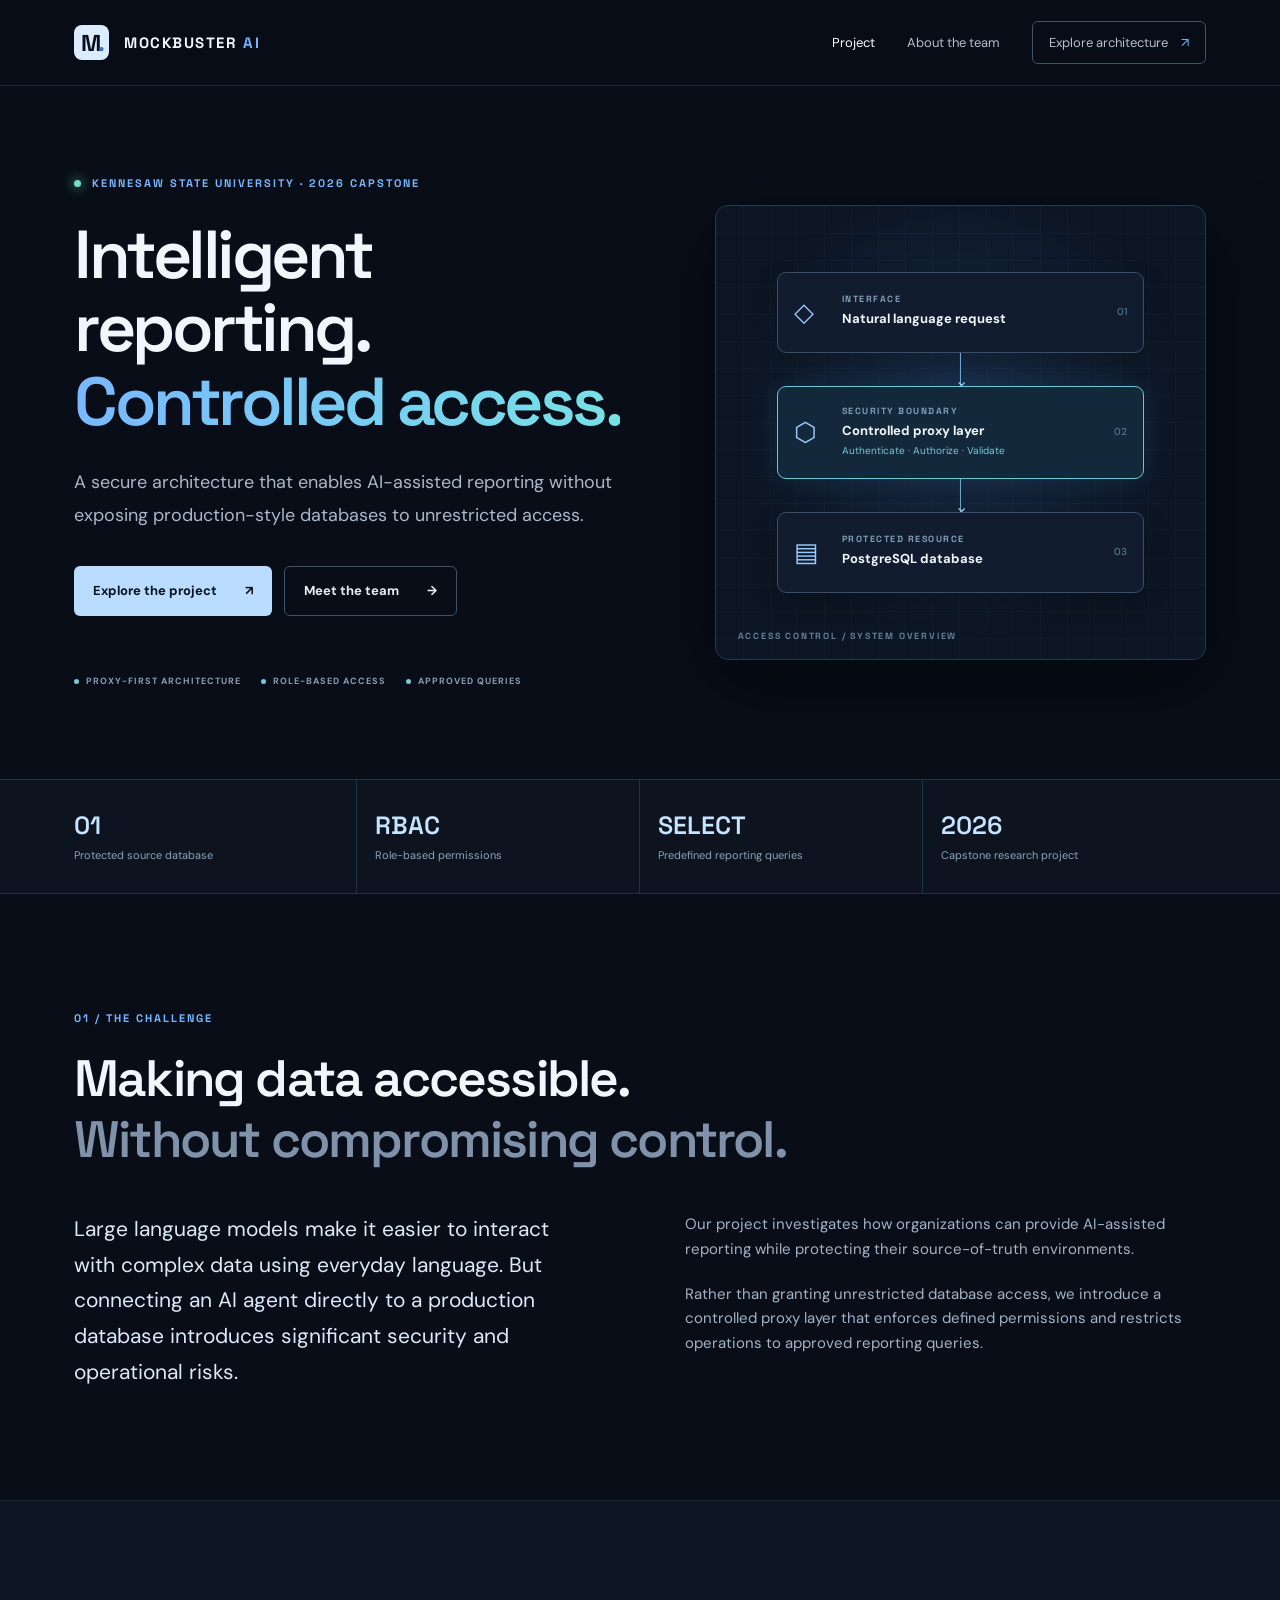
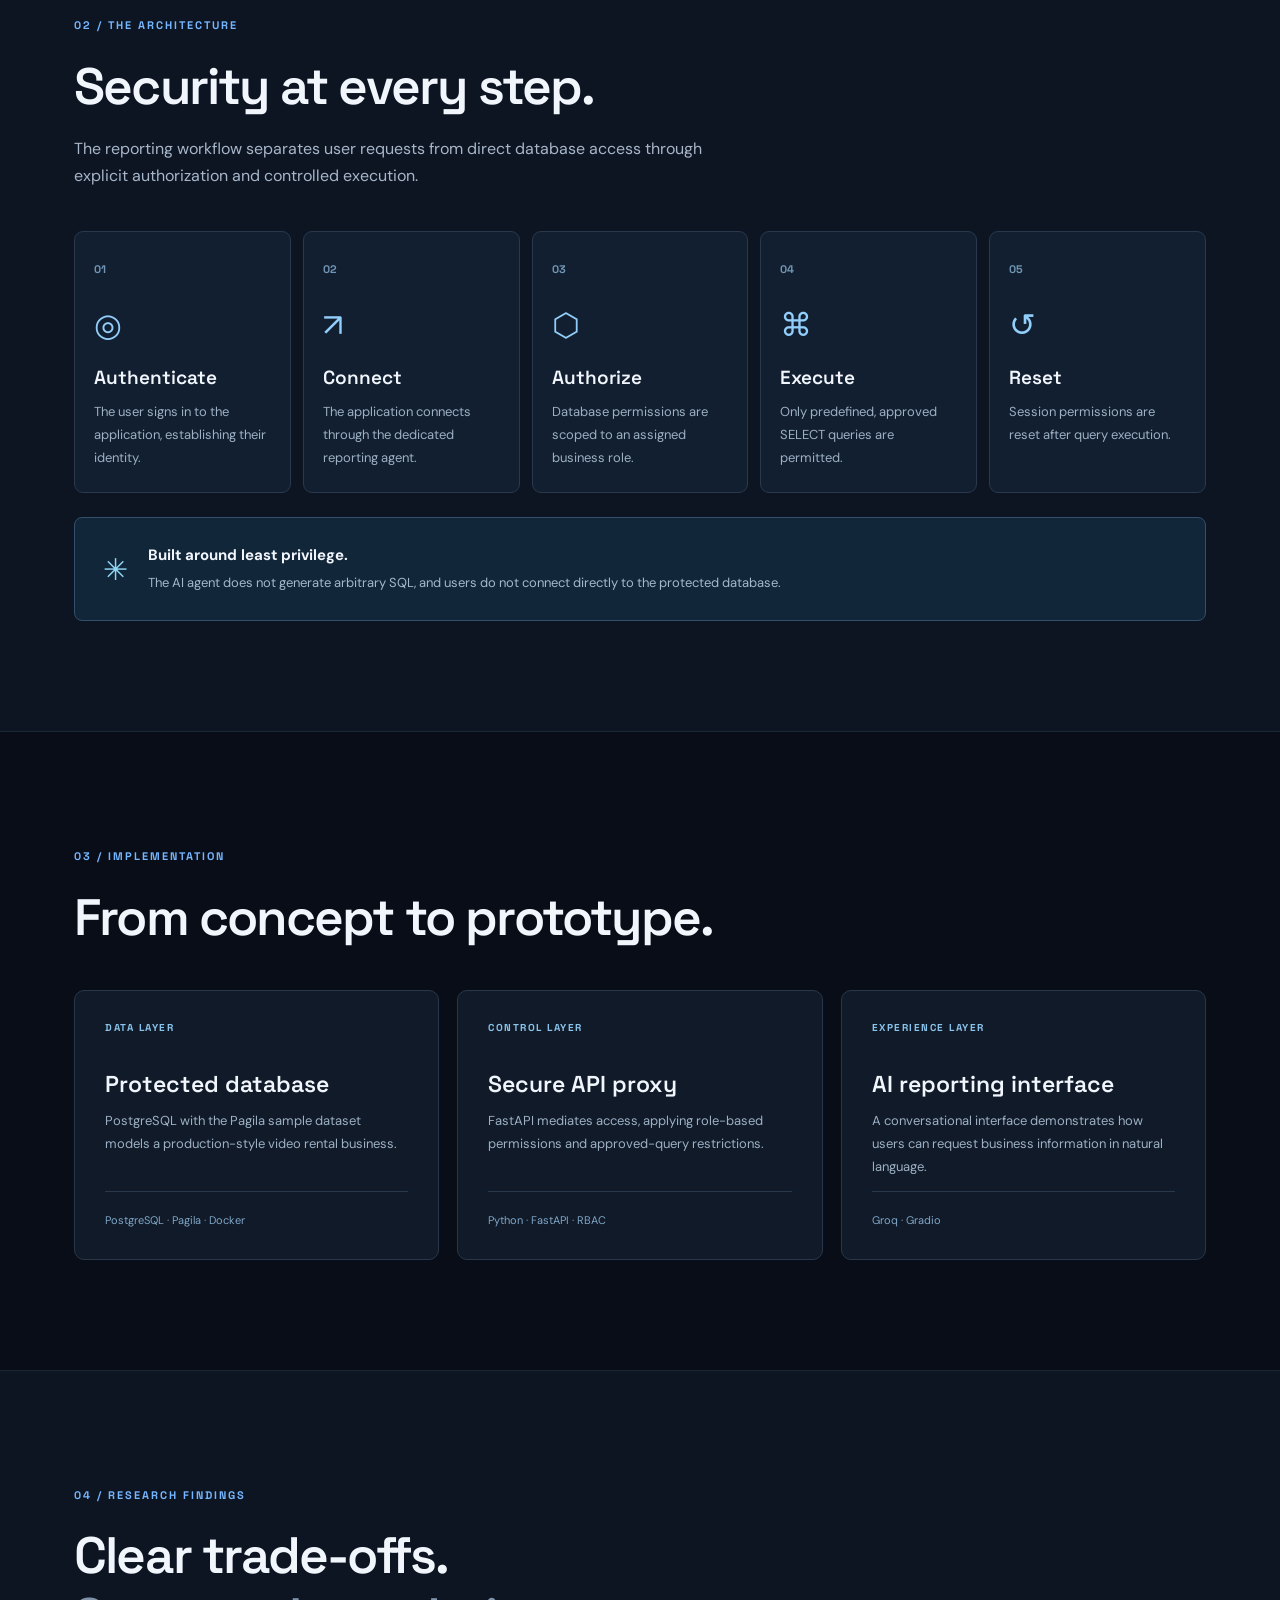
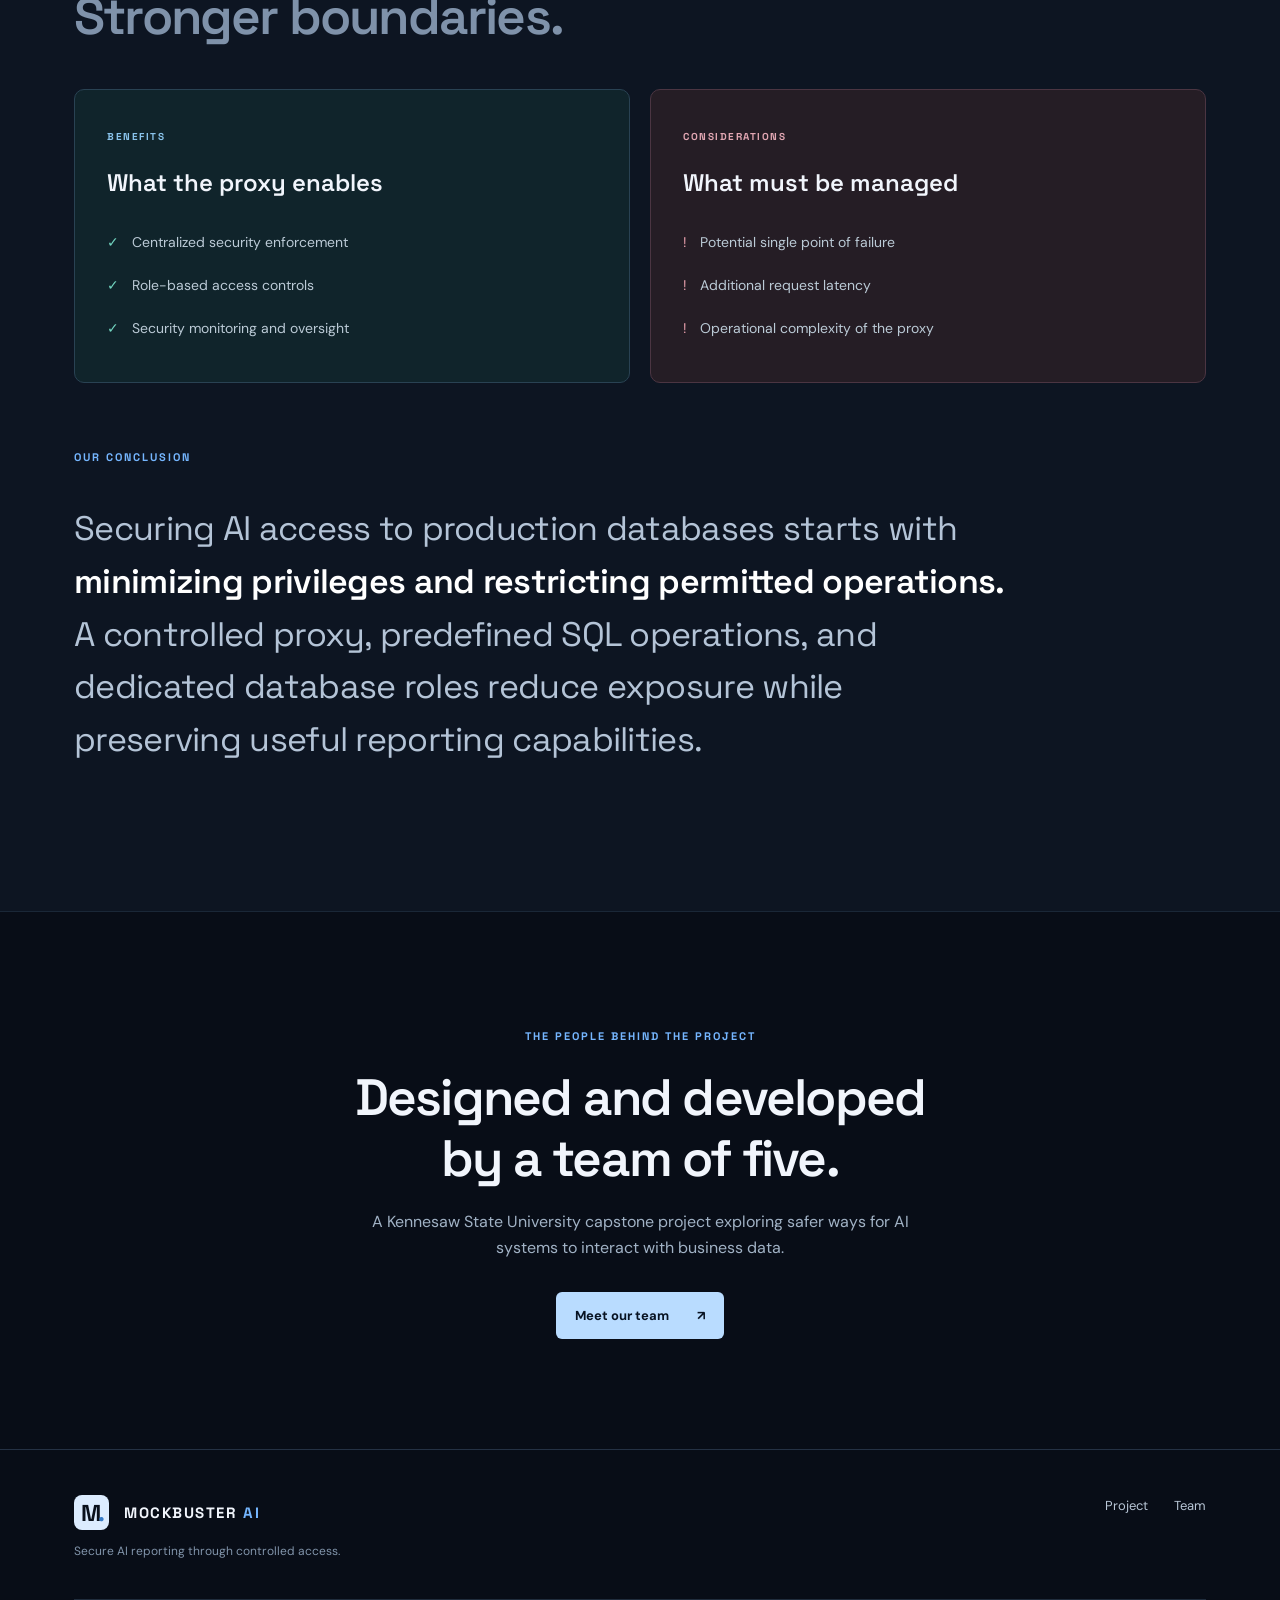
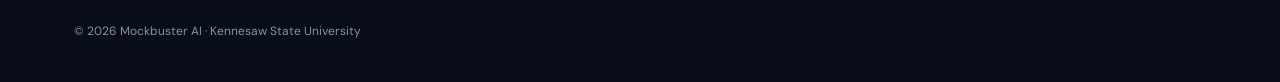
<file: index.html>
<!DOCTYPE html>
<html lang="en"><head><meta charset="UTF-8"><meta name="viewport" content="width=device-width, initial-scale=1"><meta name="description" content="Mockbuster AI: secure production data access architecture for AI agents using a proxy layer."><title>Mockbuster AI | Secure AI Reporting</title><link rel="stylesheet" href="styles.css"></head>
<body><header class="nav"><a class="brand" href="index.html"><span class="brand-mark">M<span class="dot">.</span></span> MOCKBUSTER <span class="brand-light">AI</span></a><nav aria-label="Main navigation"><a class="active" href="index.html">Project</a><a href="about.html">About the team</a><a class="nav-cta" href="#architecture">Explore architecture <span aria-hidden="true">↗</span></a></nav></header>
<main><section class="hero wrap"><div class="hero-copy"><div class="eyebrow"><span class="status-dot"></span> KENNESAW STATE UNIVERSITY · 2026 CAPSTONE</div><h1>Intelligent reporting.<br><span class="gradient-text">Controlled access.</span></h1><p class="lead">A secure architecture that enables AI-assisted reporting without exposing production-style databases to unrestricted access.</p><div class="hero-actions"><a class="btn primary" href="#overview">Explore the project <span>↗</span></a><a class="btn secondary" href="about.html">Meet the team <span>→</span></a></div><div class="hero-foot"><span><i></i> PROXY-FIRST ARCHITECTURE</span><span><i></i> ROLE-BASED ACCESS</span><span><i></i> APPROVED QUERIES</span></div></div><div class="hero-visual" aria-label="Diagram showing users accessing a protected database through an AI assistant and a secure proxy"><div class="visual-grid"></div><div class="flow-stack"><div class="flow-node"><span class="node-icon">◇</span><div><small>INTERFACE</small><strong>Natural language request</strong></div><span class="node-state">01</span></div><div class="connector"></div><div class="flow-node accent"><span class="node-icon">⬡</span><div><small>SECURITY BOUNDARY</small><strong>Controlled proxy layer</strong><em>Authenticate · Authorize · Validate</em></div><span class="node-state">02</span></div><div class="connector"></div><div class="flow-node"><span class="node-icon">▤</span><div><small>PROTECTED RESOURCE</small><strong>PostgreSQL database</strong></div><span class="node-state">03</span></div></div><div class="visual-label">ACCESS CONTROL / SYSTEM OVERVIEW</div></div></section>
<section class="metrics"><div class="wrap metrics-inner"><div><strong>01</strong><span>Protected source database</span></div><div><strong>RBAC</strong><span>Role-based permissions</span></div><div><strong>SELECT</strong><span>Predefined reporting queries</span></div><div><strong>2026</strong><span>Capstone research project</span></div></div></section>
<section id="overview" class="section wrap"><div class="section-heading"><span class="kicker">01 / THE CHALLENGE</span><h2>Making data accessible.<br><span class="muted">Without compromising control.</span></h2></div><div class="two-col"><p class="body-large">Large language models make it easier to interact with complex data using everyday language. But connecting an AI agent directly to a production database introduces significant security and operational risks.</p><div class="prose"><p>Our project investigates how organizations can provide AI-assisted reporting while protecting their source-of-truth environments.</p><p>Rather than granting unrestricted database access, we introduce a controlled proxy layer that enforces defined permissions and restricts operations to approved reporting queries.</p></div></div></section>
<section id="architecture" class="section section-alt"><div class="wrap"><div class="section-heading"><span class="kicker">02 / THE ARCHITECTURE</span><h2>Security at every step.</h2><p class="section-intro">The reporting workflow separates user requests from direct database access through explicit authorization and controlled execution.</p></div><div class="steps"><article class="step"><span class="step-number">01</span><div class="step-icon">◎</div><h3>Authenticate</h3><p>The user signs in to the application, establishing their identity.</p></article><article class="step"><span class="step-number">02</span><div class="step-icon">↗</div><h3>Connect</h3><p>The application connects through the dedicated reporting agent.</p></article><article class="step"><span class="step-number">03</span><div class="step-icon">⬡</div><h3>Authorize</h3><p>Database permissions are scoped to an assigned business role.</p></article><article class="step"><span class="step-number">04</span><div class="step-icon">⌘</div><h3>Execute</h3><p>Only predefined, approved SELECT queries are permitted.</p></article><article class="step"><span class="step-number">05</span><div class="step-icon">↺</div><h3>Reset</h3><p>Session permissions are reset after query execution.</p></article></div><div class="callout"><div class="callout-icon">✳</div><div><strong>Built around least privilege.</strong><p>The AI agent does not generate arbitrary SQL, and users do not connect directly to the protected database.</p></div></div></div></section>
<section class="section wrap"><div class="section-heading"><span class="kicker">03 / IMPLEMENTATION</span><h2>From concept to prototype.</h2></div><div class="feature-grid"><article class="feature"><div class="feature-tag">DATA LAYER</div><h3>Protected database</h3><p>PostgreSQL with the Pagila sample dataset models a production-style video rental business.</p><div class="feature-foot">PostgreSQL · Pagila · Docker</div></article><article class="feature"><div class="feature-tag">CONTROL LAYER</div><h3>Secure API proxy</h3><p>FastAPI mediates access, applying role-based permissions and approved-query restrictions.</p><div class="feature-foot">Python · FastAPI · RBAC</div></article><article class="feature"><div class="feature-tag">EXPERIENCE LAYER</div><h3>AI reporting interface</h3><p>A conversational interface demonstrates how users can request business information in natural language.</p><div class="feature-foot">Groq · Gradio</div></article></div></section>
<section class="section section-alt"><div class="wrap"><div class="section-heading"><span class="kicker">04 / RESEARCH FINDINGS</span><h2>Clear trade-offs.<br><span class="muted">Stronger boundaries.</span></h2></div><div class="comparison"><article class="compare good"><span class="compare-label">BENEFITS</span><h3>What the proxy enables</h3><ul><li>Centralized security enforcement</li><li>Role-based access controls</li><li>Security monitoring and oversight</li></ul></article><article class="compare caution"><span class="compare-label">CONSIDERATIONS</span><h3>What must be managed</h3><ul><li>Potential single point of failure</li><li>Additional request latency</li><li>Operational complexity of the proxy</li></ul></article></div><div class="conclusion"><span class="kicker">OUR CONCLUSION</span><p>Securing AI access to production databases starts with <strong>minimizing privileges and restricting permitted operations.</strong> A controlled proxy, predefined SQL operations, and dedicated database roles reduce exposure while preserving useful reporting capabilities.</p></div></div></section>
<section class="section wrap closing"><span class="kicker">THE PEOPLE BEHIND THE PROJECT</span><h2>Designed and developed<br>by a team of five.</h2><p>A Kennesaw State University capstone project exploring safer ways for AI systems to interact with business data.</p><a class="btn primary" href="about.html">Meet our team <span>↗</span></a></section></main><footer class="footer"><div class="wrap footer-inner"><div><a class="brand" href="index.html"><span class="brand-mark">M<span class="dot">.</span></span> MOCKBUSTER <span class="brand-light">AI</span></a><p>Secure AI reporting through controlled access.</p></div><div class="footer-links"><a href="index.html">Project</a><a href="about.html">Team</a></div><small>© 2026 Mockbuster AI · Kennesaw State University</small></div></footer></body></html>
</file>
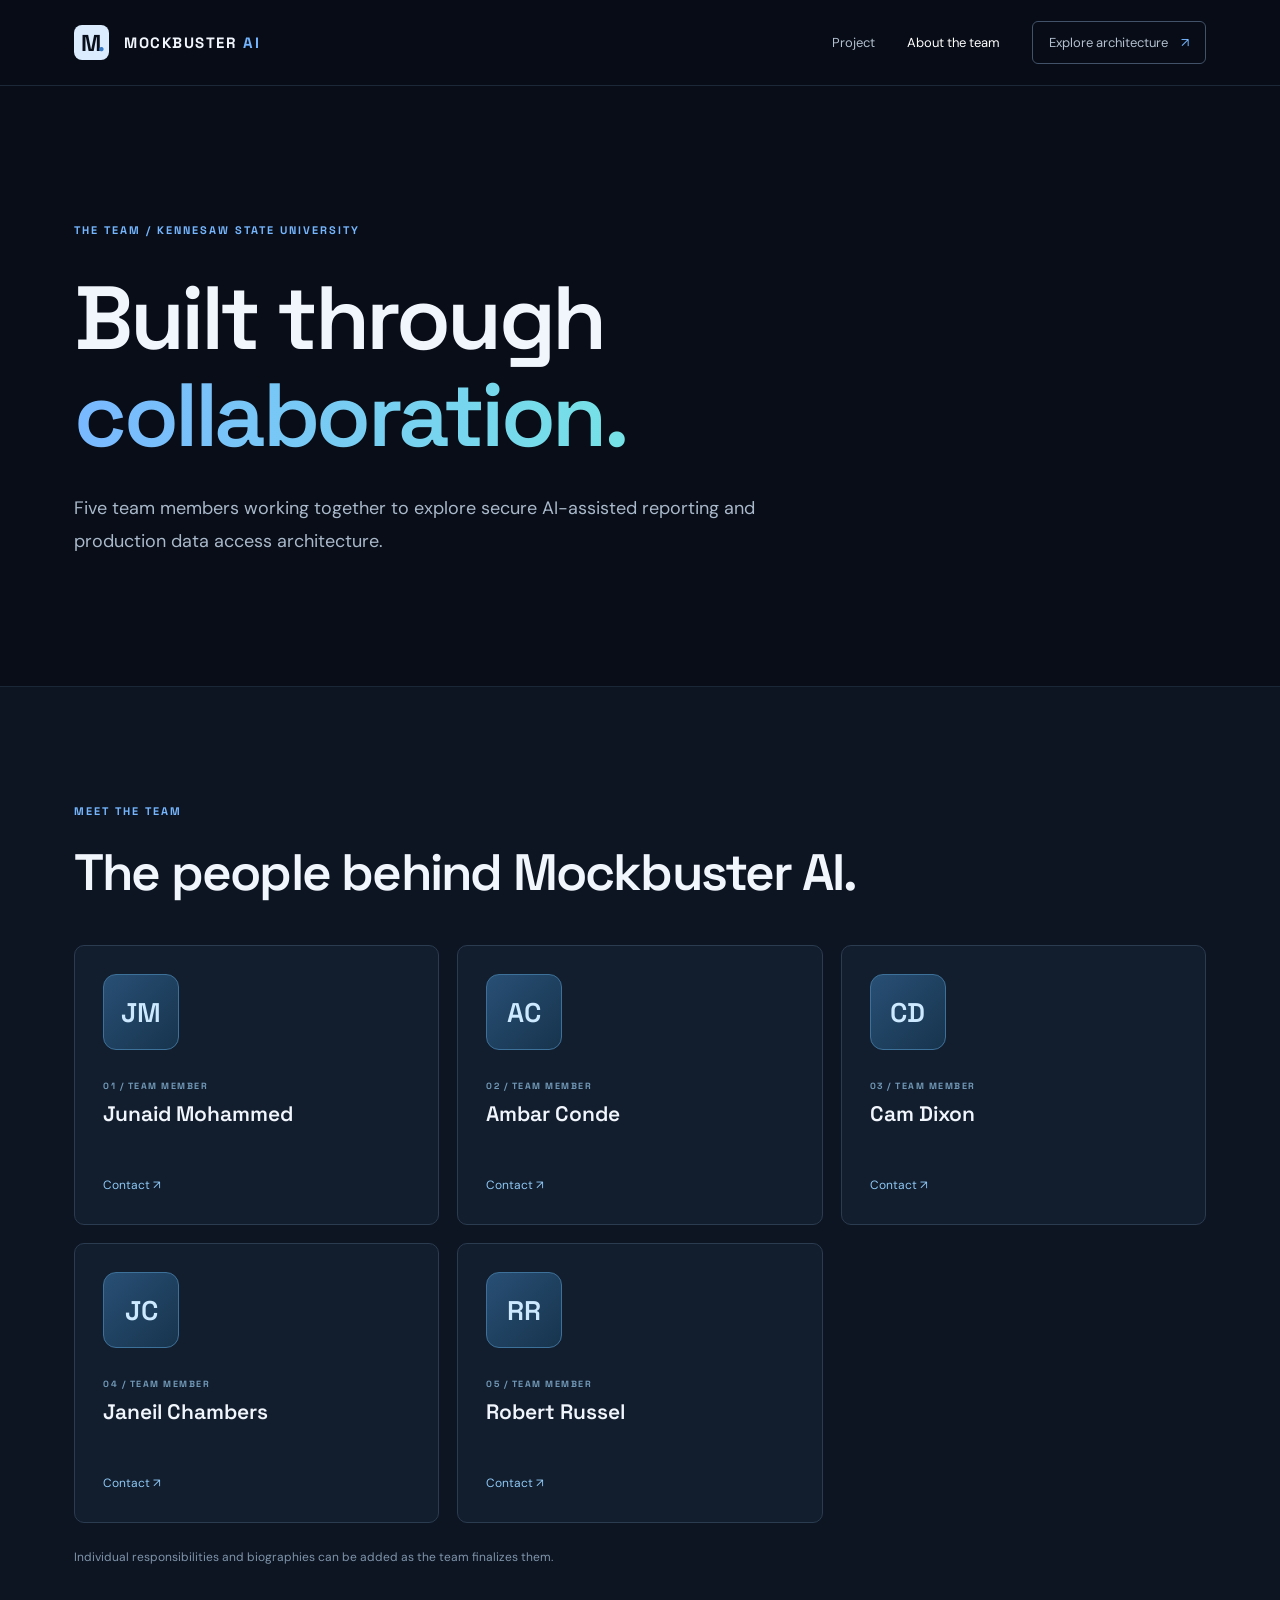
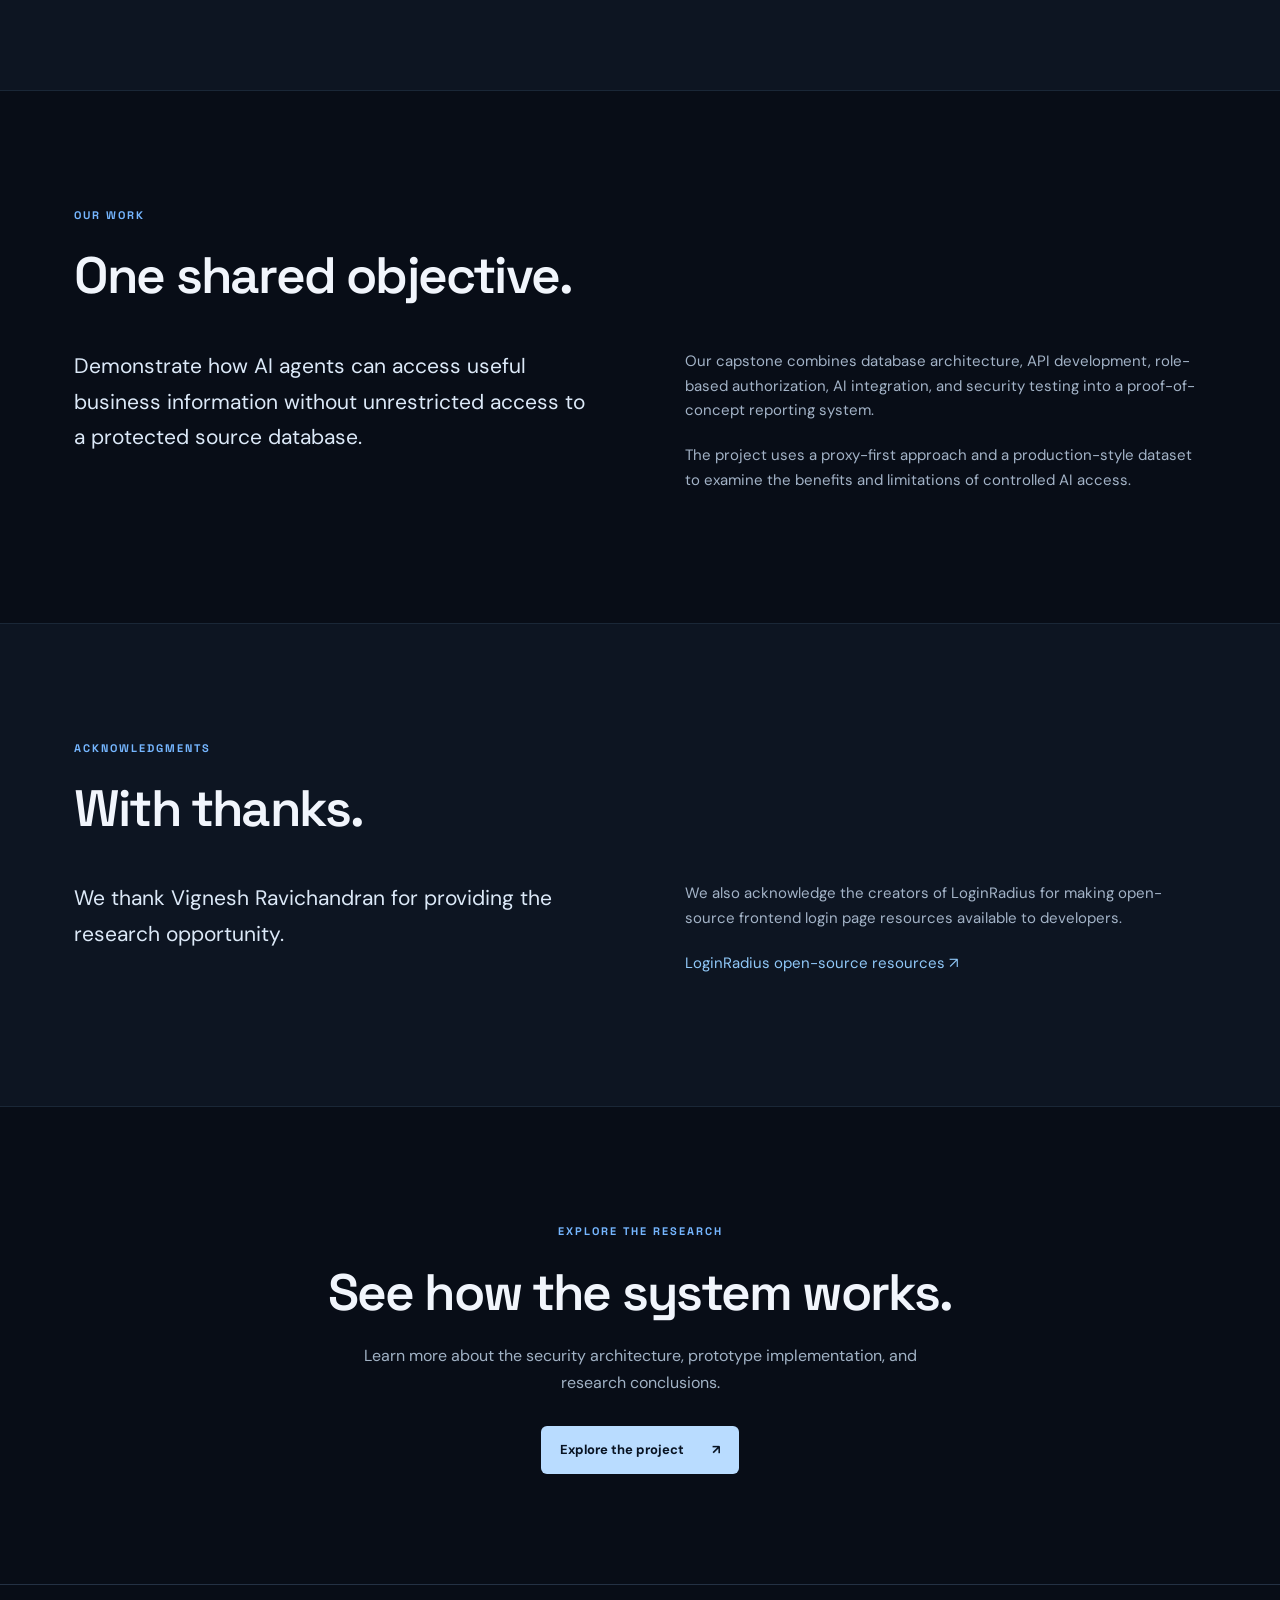
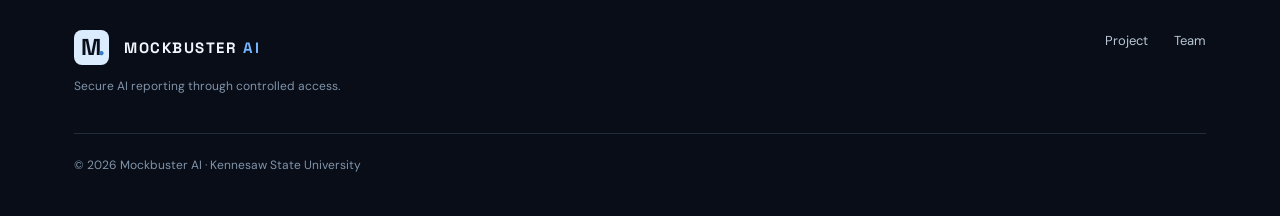
<file: about.html>
<!DOCTYPE html><html lang="en"><head><meta charset="UTF-8"><meta name="viewport" content="width=device-width, initial-scale=1"><meta name="description" content="Meet the Mockbuster AI capstone project team at Kennesaw State University."><title>Our Team | Mockbuster AI</title><link rel="stylesheet" href="styles.css"></head><body><header class="nav"><a class="brand" href="index.html"><span class="brand-mark">M<span class="dot">.</span></span> MOCKBUSTER <span class="brand-light">AI</span></a><nav aria-label="Main navigation"><a href="index.html">Project</a><a class="active" href="about.html">About the team</a><a class="nav-cta" href="index.html#architecture">Explore architecture <span aria-hidden="true">↗</span></a></nav></header><main><section class="about-hero wrap"><span class="kicker">THE TEAM / KENNESAW STATE UNIVERSITY</span><h1>Built through<br><span class="gradient-text">collaboration.</span></h1><p class="lead">Five team members working together to explore secure AI-assisted reporting and production data access architecture.</p></section><section class="section section-alt"><div class="wrap"><div class="section-heading"><span class="kicker">MEET THE TEAM</span><h2>The people behind Mockbuster AI.</h2></div><div class="team-grid"><article class="member"><div class="avatar">JM</div><span class="member-index">01 / TEAM MEMBER</span><h3>Junaid Mohammed</h3><a href="mailto:jmohamm3@students.kennesaw.edu">Contact ↗</a></article><article class="member"><div class="avatar">AC</div><span class="member-index">02 / TEAM MEMBER</span><h3>Ambar Conde</h3><a href="mailto:aconde4@students.kennesaw.edu">Contact ↗</a></article><article class="member"><div class="avatar">CD</div><span class="member-index">03 / TEAM MEMBER</span><h3>Cam Dixon</h3><a href="mailto:cdixon78@students.kennesaw.edu">Contact ↗</a></article><article class="member"><div class="avatar">JC</div><span class="member-index">04 / TEAM MEMBER</span><h3>Janeil Chambers</h3><a href="mailto:jchamb96@students.kennesaw.edu">Contact ↗</a></article><article class="member"><div class="avatar">RR</div><span class="member-index">05 / TEAM MEMBER</span><h3>Robert Russel</h3><a href="mailto:rrusse59@students.kennesaw.edu">Contact ↗</a></article></div><p class="team-note">Individual responsibilities and biographies can be added as the team finalizes them.</p></div></section><section class="section wrap"><div class="section-heading"><span class="kicker">OUR WORK</span><h2>One shared objective.</h2></div><div class="two-col"><p class="body-large">Demonstrate how AI agents can access useful business information without unrestricted access to a protected source database.</p><div class="prose"><p>Our capstone combines database architecture, API development, role-based authorization, AI integration, and security testing into a proof-of-concept reporting system.</p><p>The project uses a proxy-first approach and a production-style dataset to examine the benefits and limitations of controlled AI access.</p></div></div></section><section class="section section-alt"><div class="wrap"><div class="section-heading"><span class="kicker">ACKNOWLEDGMENTS</span><h2>With thanks.</h2></div><div class="two-col"><p class="body-large">We thank Vignesh Ravichandran for providing the research opportunity.</p><div class="prose"><p>We also acknowledge the creators of LoginRadius for making open-source frontend login page resources available to developers.</p><p><a class="text-link" href="https://github.com/LoginRadius/awesome-login-pages" target="_blank" rel="noopener noreferrer">LoginRadius open-source resources ↗</a></p></div></div></div></section><section class="section wrap closing"><span class="kicker">EXPLORE THE RESEARCH</span><h2>See how the system works.</h2><p>Learn more about the security architecture, prototype implementation, and research conclusions.</p><a class="btn primary" href="index.html#architecture">Explore the project <span>↗</span></a></section></main><footer class="footer"><div class="wrap footer-inner"><div><a class="brand" href="index.html"><span class="brand-mark">M<span class="dot">.</span></span> MOCKBUSTER <span class="brand-light">AI</span></a><p>Secure AI reporting through controlled access.</p></div><div class="footer-links"><a href="index.html">Project</a><a href="about.html">Team</a></div><small>© 2026 Mockbuster AI · Kennesaw State University</small></div></footer></body></html>
</file>
<file: styles.css>
@import url('https://fonts.googleapis.com/css2?family=DM+Sans:wght@400;500;600;700&family=Space+Grotesk:wght@400;500;600;700&display=swap');
:root{--bg:#080d17;--panel:#0e1625;--panel2:#111c2c;--line:#243144;--white:#f1f5fc;--muted:#9aaac0;--blue:#75b6ff;--cyan:#65e2e2}*{box-sizing:border-box}html{scroll-behavior:smooth}body{margin:0;background:var(--bg);color:var(--white);font-family:'DM Sans',sans-serif;line-height:1.65}a{color:inherit;text-decoration:none}.wrap{max-width:1200px;padding:0 34px;margin:auto}.nav{height:86px;display:flex;align-items:center;justify-content:space-between;padding:0 max(34px,calc((100vw - 1132px)/2));border-bottom:1px solid #1c2838;background:#080d17e8;position:sticky;top:0;z-index:10;backdrop-filter:blur(16px)}.brand{font:700 15px 'Space Grotesk',sans-serif;letter-spacing:1.5px;white-space:nowrap;display:inline-flex;align-items:center;gap:7px}.brand-mark{display:inline-flex;width:35px;height:35px;align-items:center;justify-content:center;background:#dcecff;color:#09101c;font-size:23px;letter-spacing:-3px;border-radius:8px;margin-right:8px}.dot{color:#377bc7}.brand-light{color:var(--blue);margin-left:0}.nav nav{display:flex;align-items:center;gap:32px;font-size:13px;color:#b2c0d0}.nav nav a:hover,.nav nav .active{color:#fff}.nav-cta{border:1px solid #425269;padding:10px 16px;border-radius:6px}.nav-cta span{margin-left:10px;color:var(--blue)}.hero{min-height:665px;display:grid;grid-template-columns:1.1fr .9fr;align-items:center;gap:40px;padding-top:90px;padding-bottom:90px}.eyebrow,.kicker{font:700 11px 'Space Grotesk',sans-serif;letter-spacing:2px;color:var(--blue)}.eyebrow{display:flex;align-items:center;gap:11px}.status-dot{height:7px;width:7px;background:#70dec6;border-radius:50%;box-shadow:0 0 12px #70dec6}.hero h1,.about-hero h1{font:600 clamp(46px,5.3vw,77px)/1.08 'Space Grotesk',sans-serif;letter-spacing:-3.5px;margin:28px 0}.gradient-text{background:linear-gradient(90deg,#79b8ff,#76e2e6);-webkit-background-clip:text;background-clip:text;color:transparent}.lead{font-size:18px;color:#a9b8ca;max-width:580px;line-height:1.85}.hero-actions{display:flex;gap:12px;margin:34px 0 58px}.btn{display:inline-flex;align-items:center;gap:28px;padding:13px 19px;border-radius:6px;font-weight:700;font-size:13px;transition:transform .2s,background .2s}.btn:hover{transform:translateY(-3px)}.btn.primary{background:#b9dcff;color:#081322}.btn.secondary{border:1px solid #40516a;color:#e5ecf7}.hero-foot{display:flex;gap:20px;flex-wrap:wrap;color:#8c9db1;font-size:9px;font-weight:700;letter-spacing:1px}.hero-foot span{display:flex;align-items:center;gap:7px}.hero-foot i{width:5px;height:5px;border-radius:50%;background:#7cc8db}.hero-visual{min-height:455px;border:1px solid #27364a;border-radius:13px;background:radial-gradient(ellipse at 50% 45%,#172c46 0%,#0c1523 65%);position:relative;overflow:hidden;display:flex;align-items:center;justify-content:center;box-shadow:0 22px 75px #0006}.visual-grid{position:absolute;inset:0;background-image:linear-gradient(#5e8bb30c 1px,transparent 1px),linear-gradient(90deg,#5e8bb30c 1px,transparent 1px);background-size:27px 27px}.flow-stack{width:75%;z-index:1}.flow-node{display:flex;align-items:center;gap:15px;background:#111d2f;border:1px solid #3a4e67;border-radius:9px;padding:18px 16px;box-shadow:0 8px 24px #0003}.flow-node.accent{border-color:#65c8dc;background:#13293b;box-shadow:0 0 26px #47a5d21c}.node-icon{font-size:26px;color:#9bc9fb;width:33px}.flow-node small{display:block;font:700 9px 'Space Grotesk';letter-spacing:1.5px;color:#7f9fbb}.flow-node strong{font-size:13px}.flow-node em{display:block;font-size:10px;color:#81c5d6;font-style:normal}.node-state{margin-left:auto;font-size:10px;color:#67839e}.connector{height:33px;width:1px;background:#6ca4ce;margin:auto;position:relative}.connector:after{content:'⌄';position:absolute;bottom:-9px;left:-5px;color:#9dc8ee}.visual-label{position:absolute;bottom:17px;left:22px;font:700 9px 'Space Grotesk';letter-spacing:1.8px;color:#637f9b}.metrics{border-top:1px solid var(--line);border-bottom:1px solid var(--line);background:#0d1420}.metrics-inner{display:grid;grid-template-columns:repeat(4,1fr)}.metrics-inner div{padding:29px 18px;border-right:1px solid var(--line)}.metrics-inner div:first-child{padding-left:0}.metrics-inner div:last-child{border:0}.metrics strong{display:block;font:600 25px 'Space Grotesk';color:#c6e3ff}.metrics span{display:block;color:#8ea1b6;font-size:11px;margin-top:5px}.section{padding-top:110px;padding-bottom:110px;scroll-margin-top:86px}.section-alt{background:#0d1522;border-top:1px solid #1a2737;border-bottom:1px solid #1a2737}.section-heading{margin-bottom:42px}.section h2{font:600 clamp(34px,4vw,53px)/1.18 'Space Grotesk';letter-spacing:-1.8px;margin:19px 0}.muted{color:#7f92aa}.two-col{display:grid;grid-template-columns:1fr 1fr;gap:90px}.body-large{font-size:21px;line-height:1.7;margin:0;color:#dce9f8}.prose{font-size:15px;color:#a3b3c7}.prose p:first-child{margin-top:0}.prose p{margin-bottom:20px}.section-intro{max-width:640px;color:#a7b6c9}.steps{display:grid;grid-template-columns:repeat(5,1fr);gap:12px}.step{background:#121f30;border:1px solid #29384c;border-radius:9px;padding:23px 19px;min-height:245px}.step-number{font:700 11px 'Space Grotesk';color:#7296b5}.step-icon{font-size:32px;color:#92cefa;margin:18px 0 13px}.step h3,.feature h3,.compare h3{font:600 19px 'Space Grotesk';margin:0 0 11px}.step p,.feature p{font-size:13px;color:#9db0c4;line-height:1.75;margin:0}.callout{display:flex;gap:20px;align-items:center;background:#12263a;border:1px solid #32506b;padding:24px 28px;border-radius:8px;margin-top:24px}.callout-icon{font-size:30px;color:#8fd6f4}.callout strong{font-size:15px}.callout p{font-size:13px;color:#a4b8cc;margin:3px 0}.feature-grid{display:grid;grid-template-columns:repeat(3,1fr);gap:18px}.feature{border:1px solid #29374a;background:#101a28;border-radius:10px;padding:30px;min-height:270px;display:flex;flex-direction:column}.feature-tag,.compare-label,.member-index{font:700 10px 'Space Grotesk';letter-spacing:1.5px;color:#8ac4ec}.feature h3{font-size:23px;margin-top:35px}.feature-foot{border-top:1px solid #29394d;margin-top:auto;padding-top:19px;font-size:11px;color:#81a7c8}.comparison{display:grid;grid-template-columns:1fr 1fr;gap:20px}.compare{border:1px solid #294253;border-radius:10px;padding:32px;background:#10242b}.compare.caution{background:#251d25;border-color:#4b3542}.compare.caution .compare-label{color:#e2a7b3}.compare h3{margin:18px 0 23px;font-size:24px}.compare ul{list-style:none;padding:0;margin:0}.compare li{padding:10px 0;color:#bbcad6;font-size:14px}.compare li:before{content:'✓';color:#72d5c0;margin-right:13px}.compare.caution li:before{content:'!';color:#e9a0ad}.conclusion{margin-top:60px;max-width:940px}.conclusion p{font:400 clamp(22px,2.7vw,34px)/1.55 'Space Grotesk';letter-spacing:-.7px;color:#b4c4d7}.conclusion strong{color:#fff;font-weight:600}.closing{text-align:center}.closing h2{margin:20px 0}.closing p{max-width:570px;margin:0 auto 30px;color:#a1b2c5}.footer{border-top:1px solid var(--line);background:#080d17}.footer-inner{padding-top:45px;padding-bottom:40px;display:grid;grid-template-columns:1fr auto;gap:25px}.footer p,.footer small{color:#8194aa;font-size:12px}.footer-links{display:flex;gap:26px;font-size:13px;color:#b9c7d7}.footer small{grid-column:1/-1;border-top:1px solid #202d3d;padding-top:22px}.about-hero{padding-top:130px;padding-bottom:110px}.about-hero h1{font-size:clamp(52px,7vw,95px)}.about-hero .lead{max-width:700px}.team-grid{display:grid;grid-template-columns:repeat(3,1fr);gap:18px}.member{border:1px solid #2b3b50;background:#121e2e;padding:28px;border-radius:10px;min-height:280px;display:flex;flex-direction:column;align-items:flex-start}.avatar{width:76px;height:76px;background:linear-gradient(135deg,#284f75,#17344d);border:1px solid #3e7199;border-radius:13px;display:grid;place-items:center;color:#cce9ff;font:600 27px 'Space Grotesk';margin-bottom:30px}.member-index{font-size:9px;color:#729ab8}.member h3{font:600 21px 'Space Grotesk';margin:8px 0 12px}.member a{font-size:12px;color:#8ec8f5;margin-top:auto}.member a:hover,.text-link:hover{text-decoration:underline}.team-note{font-size:12px;color:#7f94ab;margin-top:25px}.text-link{color:#90c8f8}@media(max-width:950px){.hero{grid-template-columns:1fr}.hero-visual{min-height:420px}.steps{grid-template-columns:repeat(3,1fr)}.two-col{gap:35px}.nav{padding:0 25px}}@media(max-width:650px){.wrap{padding-left:22px;padding-right:22px}.nav{height:74px;padding:0 17px}.brand{font-size:12px;letter-spacing:.5px}.brand-mark{width:29px;height:29px;font-size:19px;margin-right:1px}.nav nav{gap:15px;font-size:11px}.nav-cta{display:none}.hero{padding-top:65px;padding-bottom:65px;min-height:0}.hero h1{letter-spacing:-2px;font-size:45px}.lead{font-size:16px}.hero-actions{flex-wrap:wrap;margin-bottom:35px}.hero-visual{min-height:350px}.flow-stack{width:88%}.metrics-inner{grid-template-columns:repeat(2,1fr)}.metrics-inner div{padding:20px 8px!important}.metrics-inner div:nth-child(2){border:0}.metrics-inner div:nth-child(-n+2){border-bottom:1px solid var(--line)}.section{padding-top:75px;padding-bottom:75px}.two-col,.comparison,.feature-grid,.team-grid{grid-template-columns:1fr}.steps{grid-template-columns:1fr 1fr}.step{min-height:210px}.section h2{letter-spacing:-1px}.footer-inner{grid-template-columns:1fr}.footer small{grid-column:1}.about-hero{padding-top:90px;padding-bottom:75px}.about-hero h1{letter-spacing:-2px}}@media(max-width:420px){.steps{grid-template-columns:1fr}.nav nav a:first-child{display:none}.hero-foot{gap:10px}.flow-node{padding:13px 10px}.flow-node strong{font-size:11px}}
</file>
